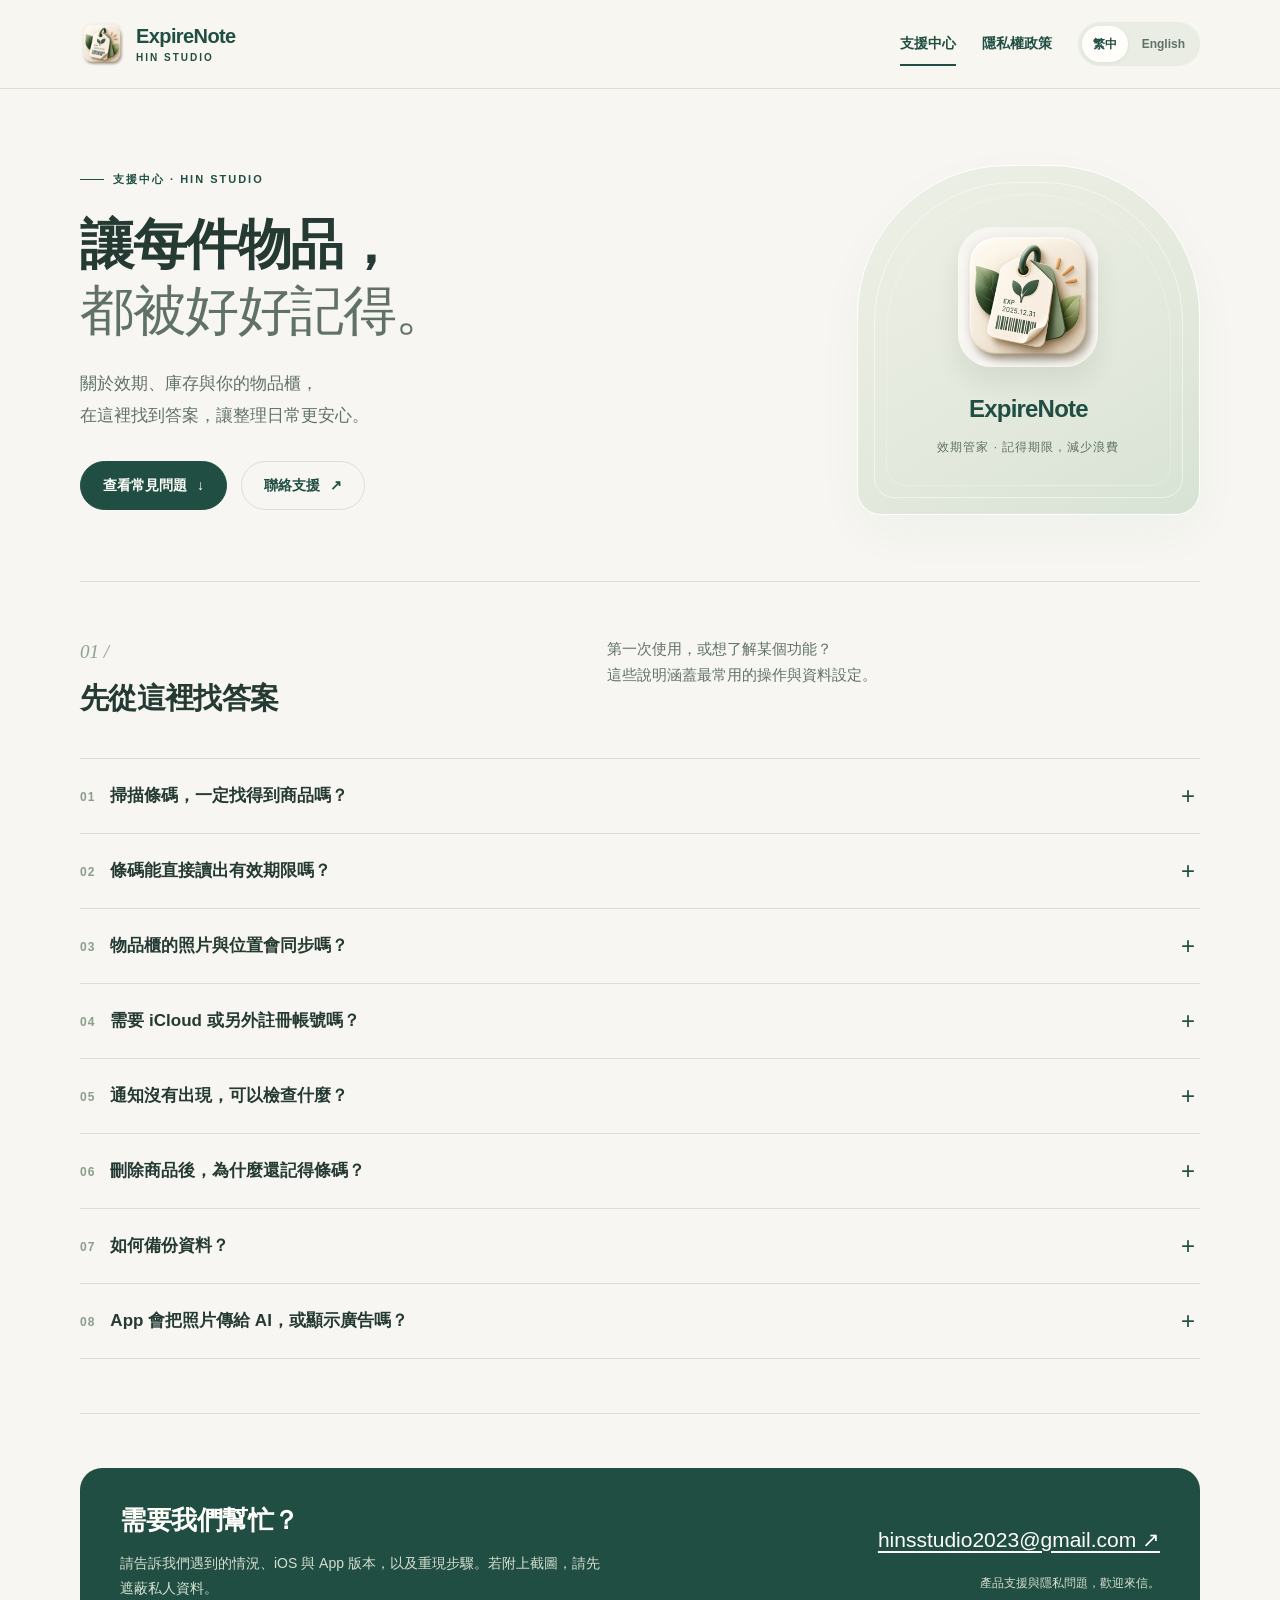
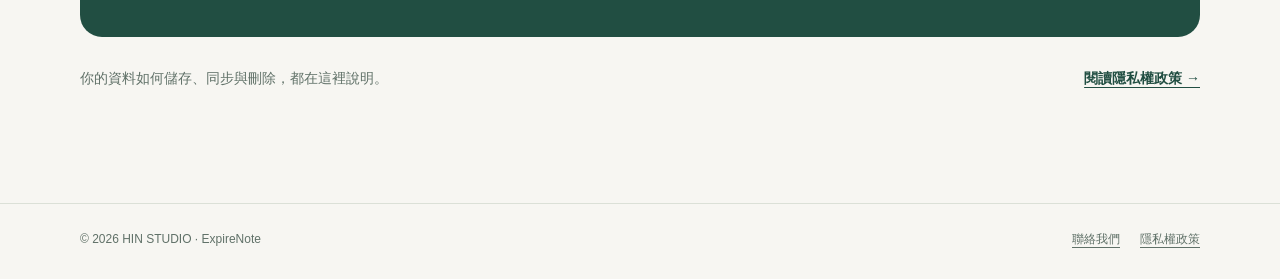
<file: index.html>
<!doctype html>
<html lang="zh-Hant">
<head>
  <meta charset="utf-8">
  <meta name="viewport" content="width=device-width, initial-scale=1">
  <meta name="description" content="ExpireNote 效期管家支援與隱私資訊。了解條碼查詢、有效期限、物品櫃與 iCloud 同步，或聯絡 HIN STUDIO。">
  <meta name="theme-color" content="#214e42">
  <meta name="color-scheme" content="light">
  <meta property="og:title" content="ExpireNote · 支援中心">
  <meta property="og:description" content="ExpireNote 效期管家支援與隱私資訊。了解條碼查詢、有效期限、物品櫃與 iCloud 同步，或聯絡 HIN STUDIO。">
  <meta property="og:type" content="website">
  <title>ExpireNote · 支援中心</title>
  <link rel="icon" type="image/png" href="brand-icon.png">
  <link rel="stylesheet" href="site.css">
  <script src="site.js" defer></script>
</head>
<body data-title-zh="ExpireNote · 支援中心" data-title-en="ExpireNote · Support">
<a class="skip-link" href="#content" data-zh="跳到主要內容" data-en="Skip to content">跳到主要內容</a>
<header class="topbar">
  <div class="wrap topbar-inner">
    <a class="brand" href="index.html" data-page-link="index.html" aria-label="ExpireNote">
      <img src="brand-icon.png" width="44" height="44" alt="">
      <span class="brand-name">ExpireNote<small>HIN STUDIO</small></span>
    </a>
    <div class="nav-area">
      <nav class="site-nav" aria-label="Main navigation">
        <a href="index.html" data-page-link="index.html" data-zh="支援中心" data-en="Support" aria-current="page">支援中心</a>
        <a href="privacy.html" data-page-link="privacy.html" data-zh="隱私權政策" data-en="Privacy">隱私權政策</a>
      </nav>
      <div class="language-switch" role="group" aria-label="Language / 語言">
        <button type="button" lang="zh-Hant" data-language="zh-Hant" aria-pressed="true">繁中</button>
        <button type="button" lang="en" data-language="en" aria-pressed="false">English</button>
      </div>
    </div>
  </div>
</header>
<noscript><div class="no-js-note">本頁同時提供繁體中文與英文。 Both languages are available below.</div></noscript>
<main id="content" tabindex="-1">
<section id="zh-Hant" class="wrap" data-locale="zh-Hant" lang="zh-Hant">
  <div class="hero">
    <div>
      <p class="eyebrow">支援中心 · HIN STUDIO</p>
      <h1>讓每件物品，<span>都被好好記得。</span></h1>
      <p class="lede">關於效期、庫存與你的物品櫃，<br>在這裡找到答案，讓整理日常更安心。</p>
      <div class="actions">
        <a class="button primary" href="#zh-Hant-faq">查看常見問題 <span aria-hidden="true">↓</span></a>
        <a class="button subtle" href="mailto:hinsstudio2023@gmail.com">聯絡支援 <span aria-hidden="true">↗</span></a>
      </div>
    </div>
    <div class="brand-panel">
      <img src="brand-icon.png" width="140" height="140" alt="ExpireNote app icon">
      <strong>ExpireNote</strong>
      <p>效期管家 · 記得期限，減少浪費</p>
    </div>
  </div>
  <section class="section" aria-labelledby="zh-Hant-faq" id="zh-Hant-questions">
    <div class="section-heading">
      <div><span class="section-index" aria-hidden="true">01 /</span><h2 id="zh-Hant-faq">先從這裡找答案</h2></div>
      <p>第一次使用，或想了解某個功能？<br>這些說明涵蓋最常用的操作與資料設定。</p>
    </div>
    <div class="faq"><details><summary><span><span class="faq-topic" aria-hidden="true">01</span>掃描條碼，一定找得到商品嗎？</span></summary><p>不一定。條碼辨識與商品資料查詢是兩個步驟；結果取決於已啟用資料庫是否收錄該商品。查不到時，可以拍攝包裝辨識文字或手動補齊。儲存時選擇記住條碼，之後便可在同一空間帶回你確認的資料。所有既有條碼文字資料來源仍可使用；本版不提供從商品資料庫匯入新圖片。可自行拍照或從相簿選取，已儲存的照片保留。</p></details><details><summary><span><span class="faq-topic" aria-hidden="true">02</span>條碼能直接讀出有效期限嗎？</span></summary><p>一般零售條碼不包含這件商品的批次有效期限。請核對包裝，使用拍照文字辨識或手動輸入日期；辨識結果也需要你確認。相同商品可保留不同日期的批次。</p></details><details><summary><span><span class="faq-topic" aria-hidden="true">03</span>物品櫃的照片與位置會同步嗎？</span></summary><p>櫃體選擇、排列位置、編輯用照片副本與去背展示圖目前保存在這部裝置，不透過 App 的 iCloud 同步。關聯的普通商品照片屬於庫存資料，啟用 iCloud 後可隨庫存同步。從物品櫃移除物品不會刪除商品。</p></details><details><summary><span><span class="faq-topic" aria-hidden="true">04</span>需要 iCloud 或另外註冊帳號嗎？</span></summary><p>不需要另外建立 App 帳號，核心庫存功能可以離線使用。你可選用 iCloud 保存個人庫存與一般商品照片；只有一部 iPhone 也能使用，開啟後需有可用的 Apple 帳號、網路和 iCloud 空間。這不是整個 App 的完整備份，物品櫃排列及去背圖等資料仍保存在本機。首版暫時隱藏家庭建立、邀請與分享管理等入口，既有空間與資料保留；個人空間不會自動分享。</p></details><details><summary><span><span class="faq-topic" aria-hidden="true">05</span>通知沒有出現，可以檢查什麼？</span></summary><p>請先到 App 的「我的」確認提醒已開啟，再檢查 iPhone 設定中的通知權限、專注模式與通知摘要。位置提醒另需對應定位權限。通知送達及小工具更新時間由 iOS 管理，無法保證在指定時刻立即顯示。</p></details><details><summary><span><span class="faq-topic" aria-hidden="true">06</span>刪除商品後，為什麼還記得條碼？</span></summary><p>本機條碼記憶與庫存分開保存。你可在「條碼商品資料 → 記住的商品資料」修改、刪除單筆，或清除目前空間的記憶。也可關閉「儲存時記住商品條碼」。</p></details><details><summary><span><span class="faq-topic" aria-hidden="true">07</span>如何備份資料？</span></summary><p>在「我的 → 資料管理」選擇 JSON 或 CSV 匯出。JSON 可包含庫存、商品照片與待同步異動；CSV 提供商品與批次欄位。物品櫃排列、條碼記憶、商店及購物清單不包含在庫存匯出中。請妥善保存匯出檔案。</p></details><details><summary><span><span class="faq-topic" aria-hidden="true">08</span>App 會把照片傳給 AI，或顯示廣告嗎？</span></summary><p>文字辨識與去背在裝置上處理，不傳送至外部 AI。若開啟 iCloud，普通商品照片會按照同步設定傳至 Apple。目前 1.0 正式版本設定關閉廣告；詳細資料處理方式請閱讀隱私權政策。</p></details></div>
  </section>
  <section class="section" aria-labelledby="zh-Hant-contact">
    <div class="contact">
      <div>
        <h2 id="zh-Hant-contact">需要我們幫忙？</h2>
        <p>請告訴我們遇到的情況、iOS 與 App 版本，以及重現步驟。若附上截圖，請先遮蔽私人資料。</p>
      </div>
      <div class="contact-action">
        <a href="mailto:hinsstudio2023@gmail.com">hinsstudio2023@gmail.com <span aria-hidden="true">↗</span></a>
        <small>產品支援與隱私問題，歡迎來信。</small>
      </div>
    </div>
    <div class="privacy-link">
      <span>你的資料如何儲存、同步與刪除，都在這裡說明。</span>
      <a href="privacy.html#zh-Hant" data-page-link="privacy.html">閱讀隱私權政策 <span aria-hidden="true">→</span></a>
    </div>
  </section>
</section>
<section id="en" class="wrap" data-locale="en" lang="en">
  <div class="hero">
    <div>
      <p class="eyebrow">SUPPORT CENTER · HIN STUDIO</p>
      <h1>A little clarity,<span>for everyday things.</span></h1>
      <p class="lede">Find help with dates, inventory and your cabinet.<br>Small answers that make everyday organization easier.</p>
      <div class="actions">
        <a class="button primary" href="#en-faq">Explore common questions <span aria-hidden="true">↓</span></a>
        <a class="button subtle" href="mailto:hinsstudio2023@gmail.com">Contact support <span aria-hidden="true">↗</span></a>
      </div>
    </div>
    <div class="brand-panel">
      <img src="brand-icon.png" width="140" height="140" alt="ExpireNote app icon">
      <strong>ExpireNote</strong>
      <p>Track dates. Keep things in mind.</p>
    </div>
  </div>
  <section class="section" aria-labelledby="en-faq" id="en-questions">
    <div class="section-heading">
      <div><span class="section-index" aria-hidden="true">01 /</span><h2 id="en-faq">A good place to start</h2></div>
      <p>New to ExpireNote, or wondering how a feature works?<br>Here are the essentials, including how your data is handled.</p>
    </div>
    <div class="faq"><details><summary><span><span class="faq-topic" aria-hidden="true">01</span>Will every barcode return product details?</span></summary><p>No. Reading a barcode and finding its product record are separate steps. Results depend on the enabled databases. If a product is missing, you can recognize text from its packaging or enter details manually. Remembering the barcode when saving lets the same space reuse the details you confirmed. All existing barcode text sources remain available. This release does not import new images from product databases; take your own photo or select one from your library. Previously saved photos are retained.</p></details><details><summary><span><span class="faq-topic" aria-hidden="true">02</span>Can a barcode provide the expiry date?</span></summary><p>An ordinary retail barcode does not contain the batch expiry date of the item in your hand. Check the packaging and use photo text recognition or manual entry. Recognized dates still need your confirmation. The same product can have separate batches with different dates.</p></details><details><summary><span><span class="faq-topic" aria-hidden="true">03</span>Are cabinet photos and positions synchronized?</span></summary><p>Cabinet choices, placement, editing image copies and background-removed display images currently stay in this device’s app storage and do not use app iCloud sync. An associated ordinary item photo belongs to inventory and can sync when iCloud is enabled. Removing an item from a cabinet does not delete the inventory item.</p></details><details><summary><span><span class="faq-topic" aria-hidden="true">04</span>Do I need iCloud or a separate account?</span></summary><p>No separate app account is required, and core inventory features work offline. You can use optional iCloud storage for personal inventory records and ordinary item photos with just one iPhone. It requires an available Apple Account, network and iCloud storage. This is not a full app backup: cabinet layouts, cutouts and other local records stay on the device. The first release hides household creation, invitations and sharing-management controls while preserving existing spaces and data. Your personal space is not automatically shared.</p></details><details><summary><span><span class="faq-topic" aria-hidden="true">05</span>What should I check if reminders do not appear?</span></summary><p>Check that reminders are enabled under My, then review notification permission, Focus and Scheduled Summary in iPhone Settings. Location reminders need their corresponding location permissions. iOS controls notification delivery and widget refresh timing, so exact delivery times are not guaranteed.</p></details><details><summary><span><span class="faq-topic" aria-hidden="true">06</span>Why is a barcode remembered after deleting an item?</span></summary><p>Remembered barcodes are stored separately from inventory. Under Barcode product data → Remembered product data, you can edit or delete entries, or clear the current space’s memory. You can also turn off remembering a barcode when saving.</p></details><details><summary><span><span class="faq-topic" aria-hidden="true">07</span>How can I back up my inventory?</span></summary><p>Under My → Data management, export JSON or CSV. JSON can include inventory, ordinary item photos and pending changes; CSV contains item and batch fields. Cabinet layouts, barcode memory, stores and shopping lists are not part of inventory exports. Keep exported files somewhere safe.</p></details><details><summary><span><span class="faq-topic" aria-hidden="true">08</span>Are photos sent to AI services, or are ads shown?</span></summary><p>Text recognition and background removal run on your device without an external AI service. If you enable iCloud, ordinary item photos follow your sync settings and are sent to Apple. Advertising is disabled in the current production configuration of version 1.0. See the privacy policy for full details.</p></details></div>
  </section>
  <section class="section" aria-labelledby="en-contact">
    <div class="contact">
      <div>
        <h2 id="en-contact">Need a hand?</h2>
        <p>Tell us what happened, your iOS and app versions, and the steps to reproduce it. Please hide private information in screenshots.</p>
      </div>
      <div class="contact-action">
        <a href="mailto:hinsstudio2023@gmail.com">hinsstudio2023@gmail.com <span aria-hidden="true">↗</span></a>
        <small>For product support and privacy questions.</small>
      </div>
    </div>
    <div class="privacy-link">
      <span>Understand how your data is stored, synced and deleted.</span>
      <a href="privacy.html#en" data-page-link="privacy.html">Read the privacy policy <span aria-hidden="true">→</span></a>
    </div>
  </section>
</section></main>
<footer class="site-footer">
  <div class="wrap footer-inner">
    <span>© 2026 HIN STUDIO · ExpireNote</span>
    <div class="footer-links">
      <a href="mailto:hinsstudio2023@gmail.com" data-zh="聯絡我們" data-en="Contact">聯絡我們</a>
      <a href="privacy.html" data-page-link="privacy.html" data-zh="隱私權政策" data-en="Privacy Policy">隱私權政策</a>
    </div>
  </div>
</footer>
</body>
</html>
</file>
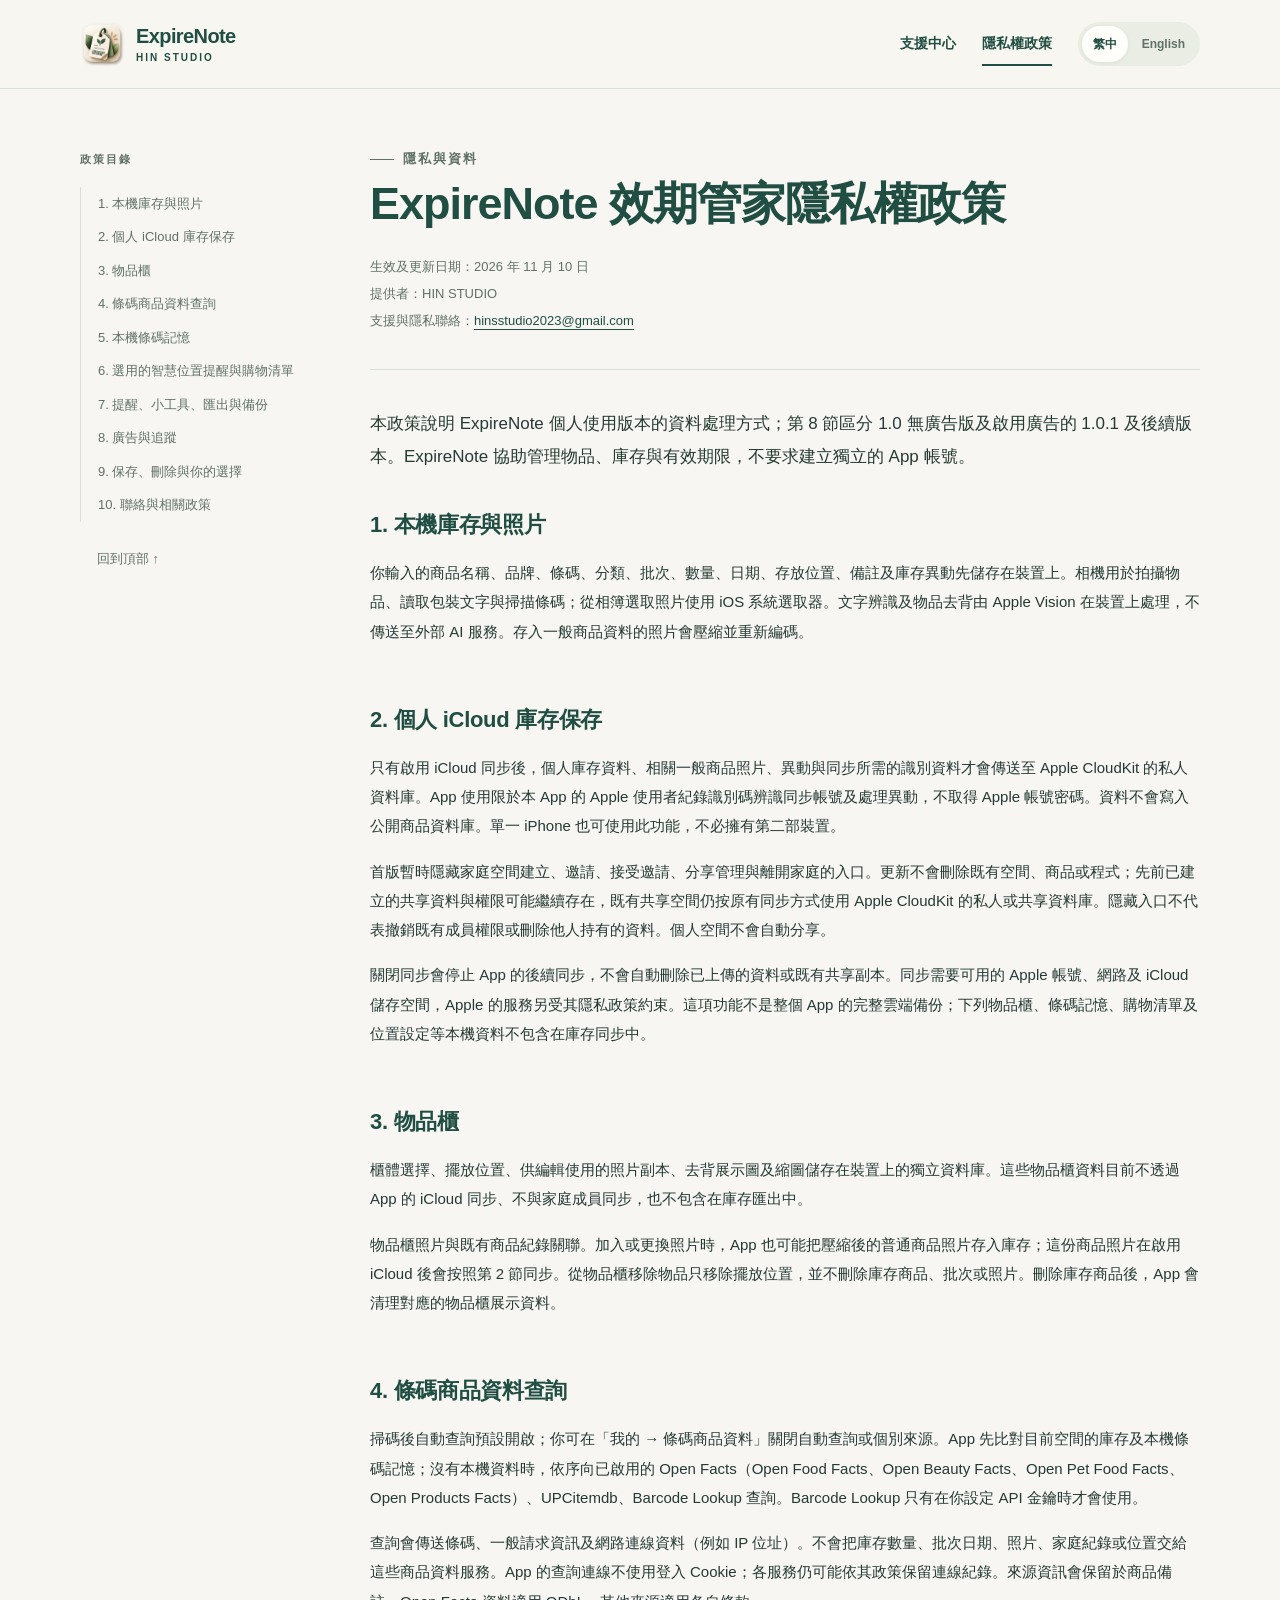
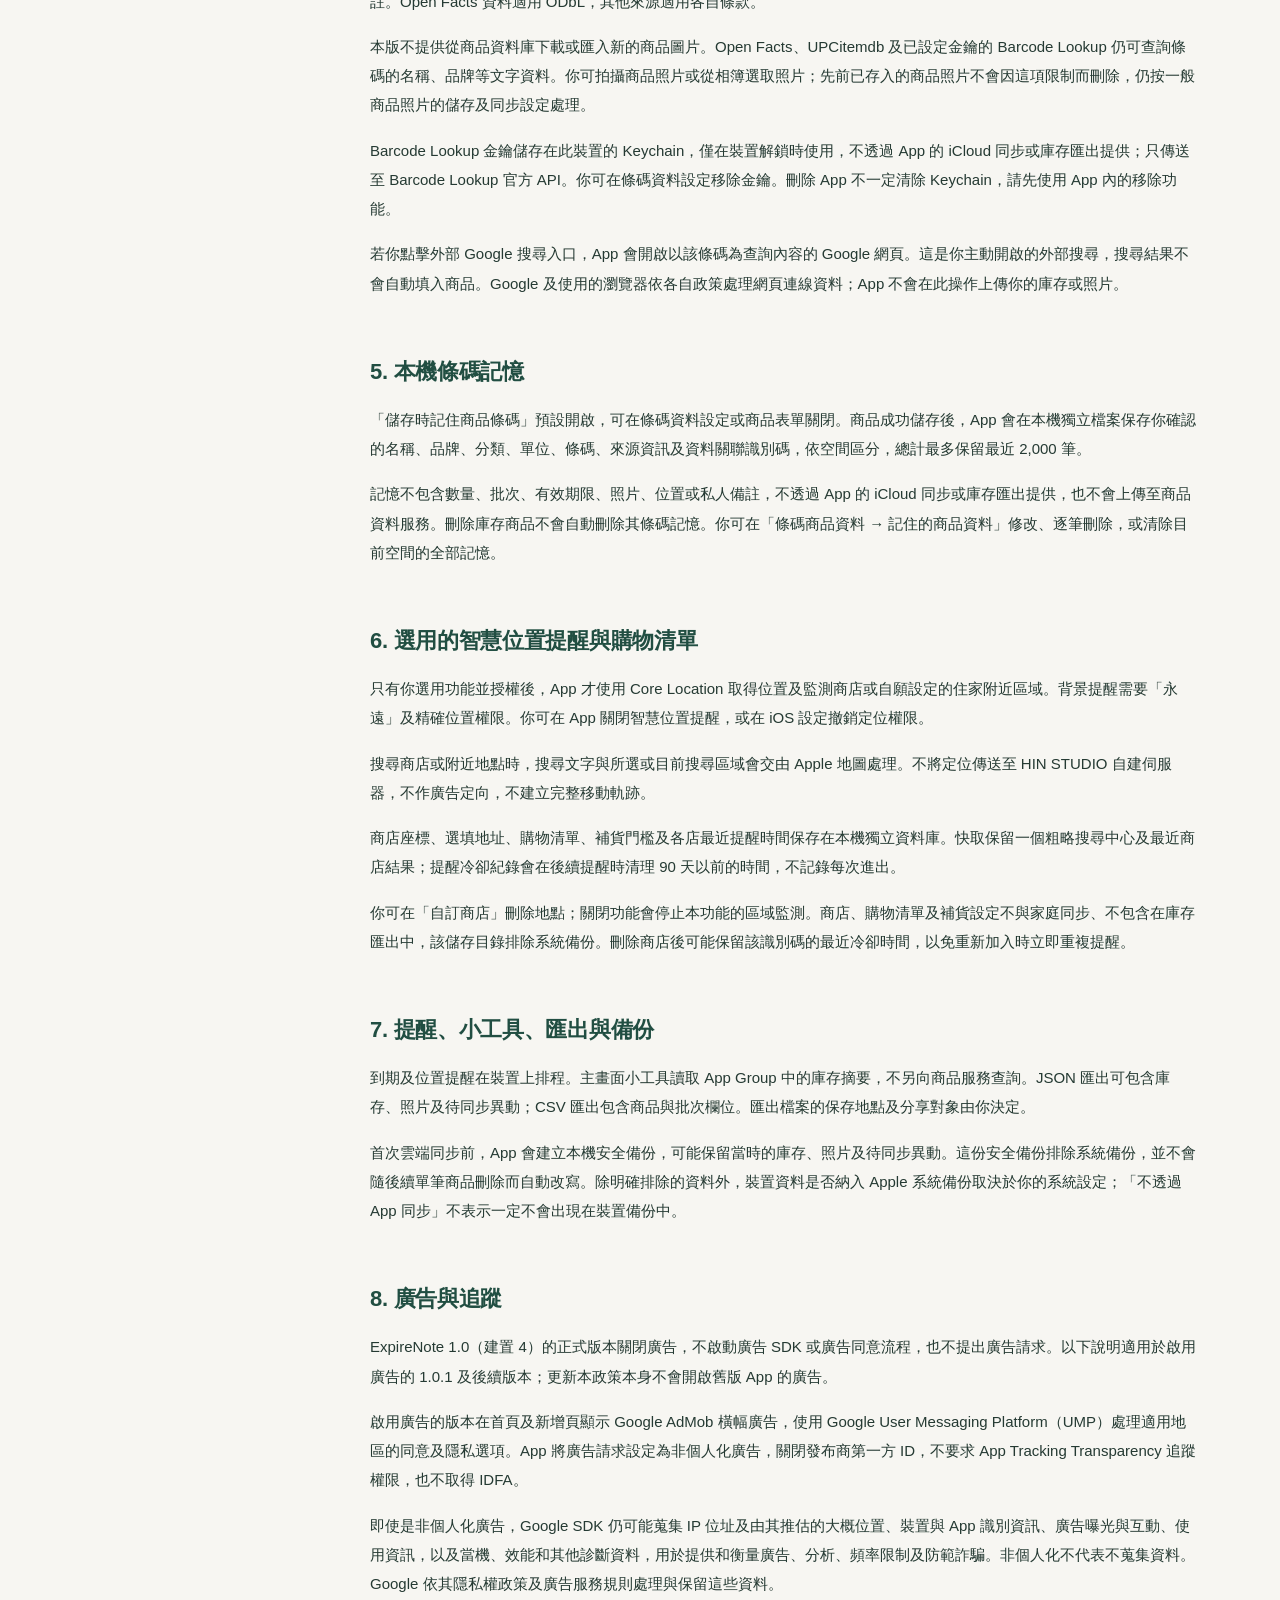
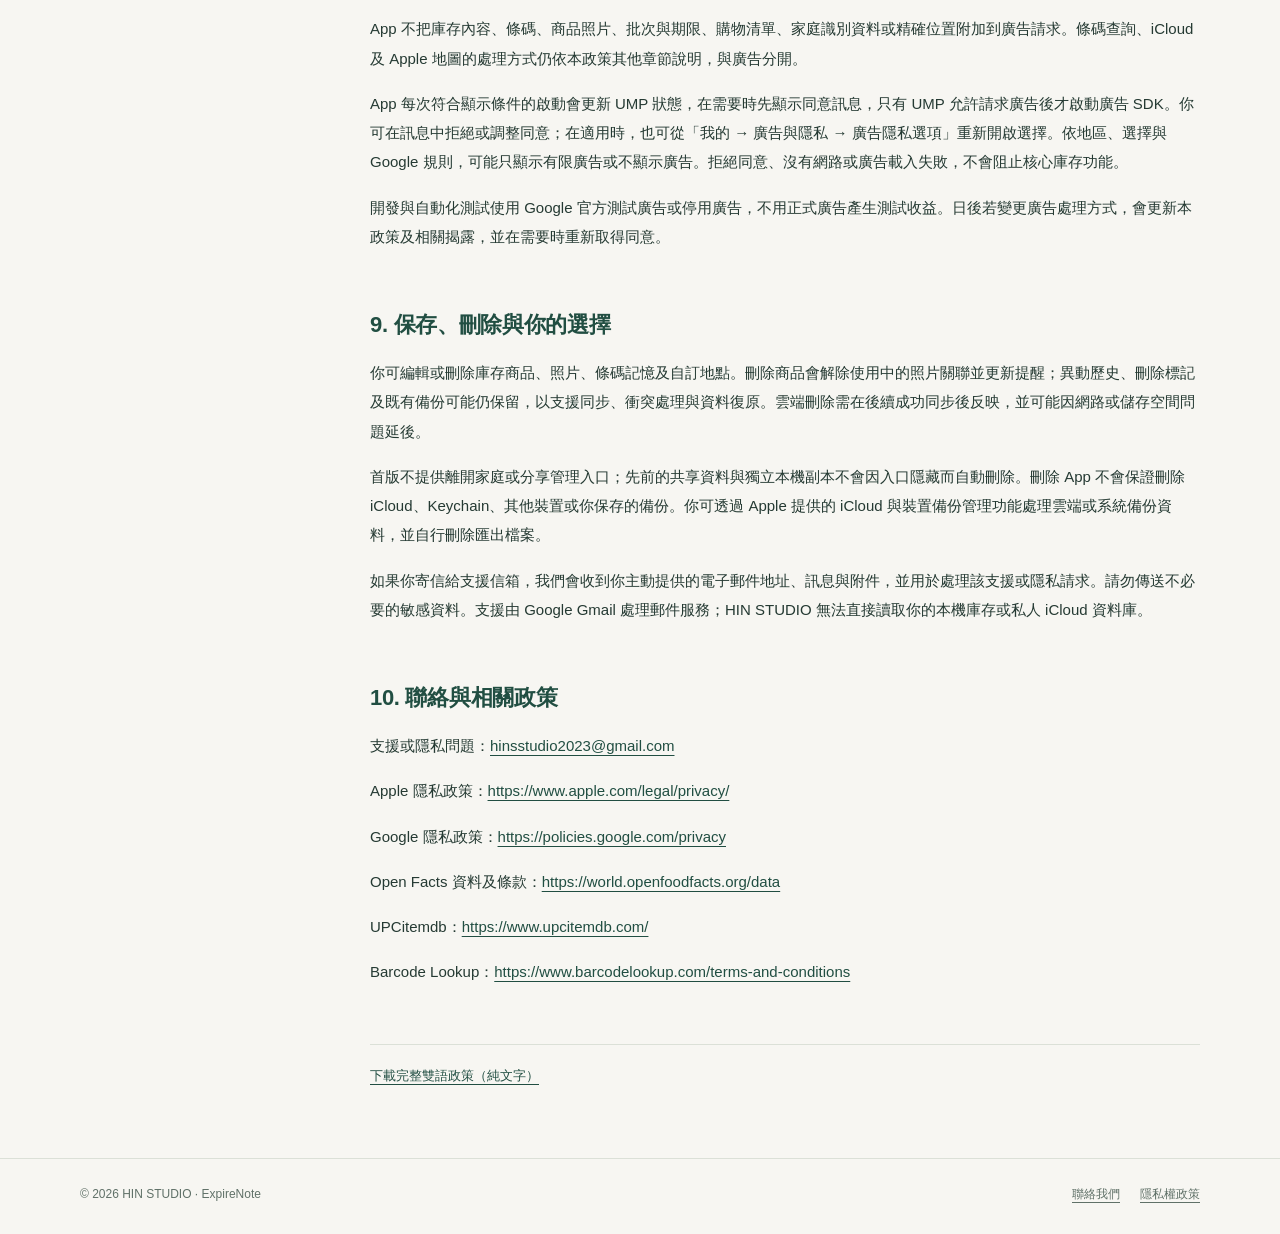
<file: privacy.html>
<!doctype html>
<html lang="zh-Hant">
<head>
  <meta charset="utf-8">
  <meta name="viewport" content="width=device-width, initial-scale=1">
  <meta name="description" content="ExpireNote 效期管家支援與隱私資訊。了解條碼查詢、有效期限、物品櫃與 iCloud 同步，或聯絡 HIN STUDIO。">
  <meta name="theme-color" content="#214e42">
  <meta name="color-scheme" content="light">
  <meta property="og:title" content="ExpireNote · 隱私權政策">
  <meta property="og:description" content="ExpireNote 效期管家支援與隱私資訊。了解條碼查詢、有效期限、物品櫃與 iCloud 同步，或聯絡 HIN STUDIO。">
  <meta property="og:type" content="website">
  <title>ExpireNote · 隱私權政策</title>
  <link rel="icon" type="image/png" href="brand-icon.png">
  <link rel="stylesheet" href="site.css">
  <script src="site.js" defer></script>
</head>
<body data-title-zh="ExpireNote · 隱私權政策" data-title-en="ExpireNote · Privacy Policy">
<a class="skip-link" href="#content" data-zh="跳到主要內容" data-en="Skip to content">跳到主要內容</a>
<header class="topbar">
  <div class="wrap topbar-inner">
    <a class="brand" href="index.html" data-page-link="index.html" aria-label="ExpireNote">
      <img src="brand-icon.png" width="44" height="44" alt="">
      <span class="brand-name">ExpireNote<small>HIN STUDIO</small></span>
    </a>
    <div class="nav-area">
      <nav class="site-nav" aria-label="Main navigation">
        <a href="index.html" data-page-link="index.html" data-zh="支援中心" data-en="Support">支援中心</a>
        <a href="privacy.html" data-page-link="privacy.html" data-zh="隱私權政策" data-en="Privacy" aria-current="page">隱私權政策</a>
      </nav>
      <div class="language-switch" role="group" aria-label="Language / 語言">
        <button type="button" lang="zh-Hant" data-language="zh-Hant" aria-pressed="true">繁中</button>
        <button type="button" lang="en" data-language="en" aria-pressed="false">English</button>
      </div>
    </div>
  </div>
</header>
<noscript><div class="no-js-note">本頁同時提供繁體中文與英文。 Both languages are available below.</div></noscript>
<main id="content" tabindex="-1"><section id="zh-Hant" class="wrap policy-layout" data-locale="zh-Hant" lang="zh-Hant">
<aside class="policy-nav"><nav aria-label="政策目錄"><strong>政策目錄</strong><ol><li><a href="#zh-Hant-1">1. 本機庫存與照片</a></li><li><a href="#zh-Hant-2">2. 個人 iCloud 庫存保存</a></li><li><a href="#zh-Hant-3">3. 物品櫃</a></li><li><a href="#zh-Hant-4">4. 條碼商品資料查詢</a></li><li><a href="#zh-Hant-5">5. 本機條碼記憶</a></li><li><a href="#zh-Hant-6">6. 選用的智慧位置提醒與購物清單</a></li><li><a href="#zh-Hant-7">7. 提醒、小工具、匯出與備份</a></li><li><a href="#zh-Hant-8">8. 廣告與追蹤</a></li><li><a href="#zh-Hant-9">9. 保存、刪除與你的選擇</a></li><li><a href="#zh-Hant-10">10. 聯絡與相關政策</a></li></ol></nav><a class="top-link" href="#zh-Hant">回到頂部 ↑</a></aside>
<article>
<header class="policy-head"><p class="eyebrow">隱私與資料</p><h1>ExpireNote 效期管家隱私權政策</h1><p>生效及更新日期：2026 年 11 月 10 日</p>
<p>提供者：HIN STUDIO</p>
<p>支援與隱私聯絡：<a href="mailto:hinsstudio2023@gmail.com">hinsstudio2023@gmail.com</a></p></header>
<p class="policy-intro">本政策說明 ExpireNote 個人使用版本的資料處理方式；第 8 節區分 1.0 無廣告版及啟用廣告的 1.0.1 及後續版本。ExpireNote 協助管理物品、庫存與有效期限，不要求建立獨立的 App 帳號。</p>
<section class="policy-section" aria-labelledby="zh-Hant-1"><h2 id="zh-Hant-1">1. 本機庫存與照片</h2><p>你輸入的商品名稱、品牌、條碼、分類、批次、數量、日期、存放位置、備註及庫存異動先儲存在裝置上。相機用於拍攝物品、讀取包裝文字與掃描條碼；從相簿選取照片使用 iOS 系統選取器。文字辨識及物品去背由 Apple Vision 在裝置上處理，不傳送至外部 AI 服務。存入一般商品資料的照片會壓縮並重新編碼。</p></section>
<section class="policy-section" aria-labelledby="zh-Hant-2"><h2 id="zh-Hant-2">2. 個人 iCloud 庫存保存</h2><p>只有啟用 iCloud 同步後，個人庫存資料、相關一般商品照片、異動與同步所需的識別資料才會傳送至 Apple CloudKit 的私人資料庫。App 使用限於本 App 的 Apple 使用者紀錄識別碼辨識同步帳號及處理異動，不取得 Apple 帳號密碼。資料不會寫入公開商品資料庫。單一 iPhone 也可使用此功能，不必擁有第二部裝置。</p>
<p>首版暫時隱藏家庭空間建立、邀請、接受邀請、分享管理與離開家庭的入口。更新不會刪除既有空間、商品或程式；先前已建立的共享資料與權限可能繼續存在，既有共享空間仍按原有同步方式使用 Apple CloudKit 的私人或共享資料庫。隱藏入口不代表撤銷既有成員權限或刪除他人持有的資料。個人空間不會自動分享。</p>
<p>關閉同步會停止 App 的後續同步，不會自動刪除已上傳的資料或既有共享副本。同步需要可用的 Apple 帳號、網路及 iCloud 儲存空間，Apple 的服務另受其隱私政策約束。這項功能不是整個 App 的完整雲端備份；下列物品櫃、條碼記憶、購物清單及位置設定等本機資料不包含在庫存同步中。</p></section>
<section class="policy-section" aria-labelledby="zh-Hant-3"><h2 id="zh-Hant-3">3. 物品櫃</h2><p>櫃體選擇、擺放位置、供編輯使用的照片副本、去背展示圖及縮圖儲存在裝置上的獨立資料庫。這些物品櫃資料目前不透過 App 的 iCloud 同步、不與家庭成員同步，也不包含在庫存匯出中。</p>
<p>物品櫃照片與既有商品紀錄關聯。加入或更換照片時，App 也可能把壓縮後的普通商品照片存入庫存；這份商品照片在啟用 iCloud 後會按照第 2 節同步。從物品櫃移除物品只移除擺放位置，並不刪除庫存商品、批次或照片。刪除庫存商品後，App 會清理對應的物品櫃展示資料。</p></section>
<section class="policy-section" aria-labelledby="zh-Hant-4"><h2 id="zh-Hant-4">4. 條碼商品資料查詢</h2><p>掃碼後自動查詢預設開啟；你可在「我的 → 條碼商品資料」關閉自動查詢或個別來源。App 先比對目前空間的庫存及本機條碼記憶；沒有本機資料時，依序向已啟用的 Open Facts（Open Food Facts、Open Beauty Facts、Open Pet Food Facts、Open Products Facts）、UPCitemdb、Barcode Lookup 查詢。Barcode Lookup 只有在你設定 API 金鑰時才會使用。</p>
<p>查詢會傳送條碼、一般請求資訊及網路連線資料（例如 IP 位址）。不會把庫存數量、批次日期、照片、家庭紀錄或位置交給這些商品資料服務。App 的查詢連線不使用登入 Cookie；各服務仍可能依其政策保留連線紀錄。來源資訊會保留於商品備註。Open Facts 資料適用 ODbL，其他來源適用各自條款。</p>
<p>本版不提供從商品資料庫下載或匯入新的商品圖片。Open Facts、UPCitemdb 及已設定金鑰的 Barcode Lookup 仍可查詢條碼的名稱、品牌等文字資料。你可拍攝商品照片或從相簿選取照片；先前已存入的商品照片不會因這項限制而刪除，仍按一般商品照片的儲存及同步設定處理。</p>
<p>Barcode Lookup 金鑰儲存在此裝置的 Keychain，僅在裝置解鎖時使用，不透過 App 的 iCloud 同步或庫存匯出提供；只傳送至 Barcode Lookup 官方 API。你可在條碼資料設定移除金鑰。刪除 App 不一定清除 Keychain，請先使用 App 內的移除功能。</p>
<p>若你點擊外部 Google 搜尋入口，App 會開啟以該條碼為查詢內容的 Google 網頁。這是你主動開啟的外部搜尋，搜尋結果不會自動填入商品。Google 及使用的瀏覽器依各自政策處理網頁連線資料；App 不會在此操作上傳你的庫存或照片。</p></section>
<section class="policy-section" aria-labelledby="zh-Hant-5"><h2 id="zh-Hant-5">5. 本機條碼記憶</h2><p>「儲存時記住商品條碼」預設開啟，可在條碼資料設定或商品表單關閉。商品成功儲存後，App 會在本機獨立檔案保存你確認的名稱、品牌、分類、單位、條碼、來源資訊及資料關聯識別碼，依空間區分，總計最多保留最近 2,000 筆。</p>
<p>記憶不包含數量、批次、有效期限、照片、位置或私人備註，不透過 App 的 iCloud 同步或庫存匯出提供，也不會上傳至商品資料服務。刪除庫存商品不會自動刪除其條碼記憶。你可在「條碼商品資料 → 記住的商品資料」修改、逐筆刪除，或清除目前空間的全部記憶。</p></section>
<section class="policy-section" aria-labelledby="zh-Hant-6"><h2 id="zh-Hant-6">6. 選用的智慧位置提醒與購物清單</h2><p>只有你選用功能並授權後，App 才使用 Core Location 取得位置及監測商店或自願設定的住家附近區域。背景提醒需要「永遠」及精確位置權限。你可在 App 關閉智慧位置提醒，或在 iOS 設定撤銷定位權限。</p>
<p>搜尋商店或附近地點時，搜尋文字與所選或目前搜尋區域會交由 Apple 地圖處理。不將定位傳送至 HIN STUDIO 自建伺服器，不作廣告定向，不建立完整移動軌跡。</p>
<p>商店座標、選填地址、購物清單、補貨門檻及各店最近提醒時間保存在本機獨立資料庫。快取保留一個粗略搜尋中心及最近商店結果；提醒冷卻紀錄會在後續提醒時清理 90 天以前的時間，不記錄每次進出。</p>
<p>你可在「自訂商店」刪除地點；關閉功能會停止本功能的區域監測。商店、購物清單及補貨設定不與家庭同步、不包含在庫存匯出中，該儲存目錄排除系統備份。刪除商店後可能保留該識別碼的最近冷卻時間，以免重新加入時立即重複提醒。</p></section>
<section class="policy-section" aria-labelledby="zh-Hant-7"><h2 id="zh-Hant-7">7. 提醒、小工具、匯出與備份</h2><p>到期及位置提醒在裝置上排程。主畫面小工具讀取 App Group 中的庫存摘要，不另向商品服務查詢。JSON 匯出可包含庫存、照片及待同步異動；CSV 匯出包含商品與批次欄位。匯出檔案的保存地點及分享對象由你決定。</p>
<p>首次雲端同步前，App 會建立本機安全備份，可能保留當時的庫存、照片及待同步異動。這份安全備份排除系統備份，並不會隨後續單筆商品刪除而自動改寫。除明確排除的資料外，裝置資料是否納入 Apple 系統備份取決於你的系統設定；「不透過 App 同步」不表示一定不會出現在裝置備份中。</p></section>
<section class="policy-section" aria-labelledby="zh-Hant-8"><h2 id="zh-Hant-8">8. 廣告與追蹤</h2><p>ExpireNote 1.0（建置 4）的正式版本關閉廣告，不啟動廣告 SDK 或廣告同意流程，也不提出廣告請求。以下說明適用於啟用廣告的 1.0.1 及後續版本；更新本政策本身不會開啟舊版 App 的廣告。</p>
<p>啟用廣告的版本在首頁及新增頁顯示 Google AdMob 橫幅廣告，使用 Google User Messaging Platform（UMP）處理適用地區的同意及隱私選項。App 將廣告請求設定為非個人化廣告，關閉發布商第一方 ID，不要求 App Tracking Transparency 追蹤權限，也不取得 IDFA。</p>
<p>即使是非個人化廣告，Google SDK 仍可能蒐集 IP 位址及由其推估的大概位置、裝置與 App 識別資訊、廣告曝光與互動、使用資訊，以及當機、效能和其他診斷資料，用於提供和衡量廣告、分析、頻率限制及防範詐騙。非個人化不代表不蒐集資料。Google 依其隱私權政策及廣告服務規則處理與保留這些資料。</p>
<p>App 不把庫存內容、條碼、商品照片、批次與期限、購物清單、家庭識別資料或精確位置附加到廣告請求。條碼查詢、iCloud 及 Apple 地圖的處理方式仍依本政策其他章節說明，與廣告分開。</p>
<p>App 每次符合顯示條件的啟動會更新 UMP 狀態，在需要時先顯示同意訊息，只有 UMP 允許請求廣告後才啟動廣告 SDK。你可在訊息中拒絕或調整同意；在適用時，也可從「我的 → 廣告與隱私 → 廣告隱私選項」重新開啟選擇。依地區、選擇與 Google 規則，可能只顯示有限廣告或不顯示廣告。拒絕同意、沒有網路或廣告載入失敗，不會阻止核心庫存功能。</p>
<p>開發與自動化測試使用 Google 官方測試廣告或停用廣告，不用正式廣告產生測試收益。日後若變更廣告處理方式，會更新本政策及相關揭露，並在需要時重新取得同意。</p></section>
<section class="policy-section" aria-labelledby="zh-Hant-9"><h2 id="zh-Hant-9">9. 保存、刪除與你的選擇</h2><p>你可編輯或刪除庫存商品、照片、條碼記憶及自訂地點。刪除商品會解除使用中的照片關聯並更新提醒；異動歷史、刪除標記及既有備份可能仍保留，以支援同步、衝突處理與資料復原。雲端刪除需在後續成功同步後反映，並可能因網路或儲存空間問題延後。</p>
<p>首版不提供離開家庭或分享管理入口；先前的共享資料與獨立本機副本不會因入口隱藏而自動刪除。刪除 App 不會保證刪除 iCloud、Keychain、其他裝置或你保存的備份。你可透過 Apple 提供的 iCloud 與裝置備份管理功能處理雲端或系統備份資料，並自行刪除匯出檔案。</p>
<p>如果你寄信給支援信箱，我們會收到你主動提供的電子郵件地址、訊息與附件，並用於處理該支援或隱私請求。請勿傳送不必要的敏感資料。支援由 Google Gmail 處理郵件服務；HIN STUDIO 無法直接讀取你的本機庫存或私人 iCloud 資料庫。</p></section>
<section class="policy-section" aria-labelledby="zh-Hant-10"><h2 id="zh-Hant-10">10. 聯絡與相關政策</h2><p>支援或隱私問題：<a href="mailto:hinsstudio2023@gmail.com">hinsstudio2023@gmail.com</a></p>
<p>Apple 隱私政策：<a href="https://www.apple.com/legal/privacy/">https://www.apple.com/legal/privacy/</a></p>
<p>Google 隱私政策：<a href="https://policies.google.com/privacy">https://policies.google.com/privacy</a></p>
<p>Open Facts 資料及條款：<a href="https://world.openfoodfacts.org/data">https://world.openfoodfacts.org/data</a></p>
<p>UPCitemdb：<a href="https://www.upcitemdb.com/">https://www.upcitemdb.com/</a></p>
<p>Barcode Lookup：<a href="https://www.barcodelookup.com/terms-and-conditions">https://www.barcodelookup.com/terms-and-conditions</a></p></section>
<p class="download-policy"><a href="privacy-policy.txt" download>下載完整雙語政策（純文字）</a></p>
</article></section>
<section id="en" class="wrap policy-layout" data-locale="en" lang="en">
<aside class="policy-nav"><nav aria-label="Policy contents"><strong>IN THIS POLICY</strong><ol><li><a href="#en-1">1. Local inventory and photos</a></li><li><a href="#en-2">2. Personal iCloud inventory storage</a></li><li><a href="#en-3">3. My Cabinet</a></li><li><a href="#en-4">4. Barcode product lookup</a></li><li><a href="#en-5">5. Locally remembered barcodes</a></li><li><a href="#en-6">6. Optional location reminders and shopping lists</a></li><li><a href="#en-7">7. Reminders, widgets, exports and backups</a></li><li><a href="#en-8">8. Advertising and tracking</a></li><li><a href="#en-9">9. Retention, deletion and your choices</a></li><li><a href="#en-10">10. Contact and related policies</a></li></ol></nav><a class="top-link" href="#en">Back to top ↑</a></aside>
<article>
<header class="policy-head"><p class="eyebrow">PRIVACY & DATA</p><h1>ExpireNote Privacy Policy</h1><p>Effective and last updated: November 10, 2026</p>
<p>Provider: HIN STUDIO</p>
<p>Support and privacy contact: <a href="mailto:hinsstudio2023@gmail.com">hinsstudio2023@gmail.com</a></p></header>
<p class="policy-intro">This policy describes the data practices of personal-use releases of ExpireNote. Section 8 distinguishes the ad-free 1.0 release from advertising-enabled releases of 1.0.1 and later. ExpireNote helps you manage household items, stock and expiry dates. It does not require a separate app account.</p>
<section class="policy-section" aria-labelledby="en-1"><h2 id="en-1">1. Local inventory and photos</h2><p>Item names, brands, barcodes, categories, batches, quantities, dates, storage locations, notes and inventory changes are initially stored on your device. The camera is used for item photos, package text and barcode scanning. Photo-library selection uses the iOS system picker. Text recognition and foreground removal use Apple Vision on your device, without sending photos to an external AI service. Photos saved in the ordinary inventory are compressed and re-encoded.</p></section>
<section class="policy-section" aria-labelledby="en-2"><h2 id="en-2">2. Personal iCloud inventory storage</h2><p>Only after you enable iCloud sync does the app send personal inventory records, associated ordinary item photos, changes and identifiers needed for synchronization to Apple&#x27;s private CloudKit database. The app uses an app-scoped Apple user record identifier to distinguish the sync account and process changes; it does not receive your Apple Account password. Your inventory is not written to a public product database. This feature can be used with one iPhone and does not require a second device.</p>
<p>The first release hides the entry points for creating household spaces, sending or accepting invitations, managing sharing and leaving a household. Updating does not delete existing spaces, records or the sharing implementation. Previously established sharing records and permissions may remain; existing shared spaces continue their existing synchronization behavior through Apple&#x27;s private or shared CloudKit databases. Hiding entry points does not revoke previous members&#x27; access or erase copies they hold. Your personal space is not automatically shared.</p>
<p>Turning sync off stops subsequent app synchronization; it does not automatically delete uploaded records or existing shared copies. Sync requires an available Apple Account, network connection and iCloud storage. Apple&#x27;s services are also governed by its privacy policy. This is not a full app cloud backup: local cabinet data, remembered barcodes, shopping lists and location settings described below are not included in inventory sync.</p></section>
<section class="policy-section" aria-labelledby="en-3"><h2 id="en-3">3. My Cabinet</h2><p>Cabinet selection, item placement, an image copy for editing, background-removed display images and thumbnails are stored in a separate local database. These cabinet records are currently not synchronized through the app&#x27;s iCloud feature, shared with household members or included in inventory exports.</p>
<p>Cabinet images are associated with existing inventory items. Adding or replacing a cabinet image may also save a compressed ordinary item photo to inventory; that ordinary photo follows the iCloud behavior in section 2. Removing an item from a cabinet removes its placement, not its inventory record, batches or photos. Deleting the inventory item causes the app to clean up its associated cabinet display records.</p></section>
<section class="policy-section" aria-labelledby="en-4"><h2 id="en-4">4. Barcode product lookup</h2><p>Automatic lookup after scanning is enabled by default. You can turn it or individual sources off under My → Barcode product data. The app first checks the current space&#x27;s inventory and locally remembered barcodes. If no local information is available, it queries enabled Open Facts sources (Open Food Facts, Open Beauty Facts, Open Pet Food Facts and Open Products Facts), UPCitemdb and Barcode Lookup in sequence. Barcode Lookup is used only if you configure an API key.</p>
<p>Requests contain the barcode, ordinary request information and network connection data such as your IP address. The app does not send inventory quantities, batch dates, photos, household records or location to these product services. Its lookup connections do not use login cookies; service providers may retain connection records under their own policies. Source attribution is retained in item notes. Open Facts data is subject to ODbL; other providers have their own terms.</p>
<p>This release does not download or import new product images from product databases. Open Facts, UPCitemdb and Barcode Lookup with a configured API key remain available for barcode text details such as names and brands. You can take your own product photos or select them from your photo library. Previously saved product photos are not deleted by this restriction and continue to follow the ordinary item-photo storage and synchronization settings.</p>
<p>Your Barcode Lookup key is stored in this device&#x27;s Keychain and can be used only while the device is unlocked. It is not included in the app&#x27;s iCloud synchronization or inventory exports and is sent only to the official Barcode Lookup API. You can remove it in barcode settings. Deleting the app does not necessarily remove Keychain entries; use the in-app removal control first.</p>
<p>If you choose the external Google search link, the app opens a Google web search for that barcode. This is a search you initiate; results are not automatically applied to an item. Google and your browser handle web connection information under their respective policies. The app does not upload your inventory or photos for this action.</p></section>
<section class="policy-section" aria-labelledby="en-5"><h2 id="en-5">5. Locally remembered barcodes</h2><p>Remembering a product barcode when saving is enabled by default and can be disabled in barcode settings or the item form. After a successful item save, a separate local file retains your confirmed name, brand, category, unit, barcode, attribution and record-association identifiers. Records are separated by space, with a total limit of the most recent 2,000 entries.</p>
<p>This memory excludes quantities, batches, expiry dates, photos, location and private notes. It is not included in the app&#x27;s iCloud synchronization or inventory exports and is not uploaded to product services. Deleting an inventory item does not automatically delete its remembered barcode. Under Barcode product data → Remembered product data, you can edit entries, delete individual entries or clear all entries for the current space.</p></section>
<section class="policy-section" aria-labelledby="en-6"><h2 id="en-6">6. Optional location reminders and shopping lists</h2><p>The app uses Core Location to obtain location and monitor regions near stores or an optional home location only after you choose the feature and grant permission. Background reminders require Always and Precise Location permissions. You can turn smart location reminders off in the app or revoke location permission in iOS Settings.</p>
<p>Store or nearby-place searches send the search text and selected or current search region to Apple Maps. Location is not sent to a HIN STUDIO server, used for ad targeting or recorded as a complete movement history.</p>
<p>Store coordinates, optional addresses, shopping lists, replenishment thresholds and the latest reminder time for each store are held in a separate local database. A cache retains one coarse search center and recent store results. Reminder cooldown records older than 90 days are cleaned during subsequent reminder processing; the app does not record every region entry or exit.</p>
<p>You can delete places under Custom stores. Turning the feature off stops its region monitoring. Store, shopping-list and replenishment data are not household-synchronized or included in inventory exports; their storage directory is excluded from system backup. Deleting a store may retain its last cooldown timestamp to prevent an immediate repeated reminder if the same place is added again.</p></section>
<section class="policy-section" aria-labelledby="en-7"><h2 id="en-7">7. Reminders, widgets, exports and backups</h2><p>Expiry and location notifications are scheduled on the device. The Home Screen widget reads an inventory summary through the app&#x27;s shared App Group and does not independently query product services. JSON exports can include inventory, photos and pending synchronization changes; CSV exports contain item and batch fields. You choose where exported files are saved and whom to share them with.</p>
<p>Before the first cloud synchronization, the app creates a local safety backup that may retain the inventory, photos and pending changes present at that time. That backup is excluded from system backup and is not rewritten when individual items are subsequently deleted. Except for explicitly excluded data, inclusion in Apple&#x27;s device backups depends on your system settings. Data not synchronized by the app may still appear in a device backup.</p></section>
<section class="policy-section" aria-labelledby="en-8"><h2 id="en-8">8. Advertising and tracking</h2><p>The production release of ExpireNote 1.0 (build 4) has advertising disabled: it does not start the advertising SDK or consent flow or make advertising requests. The following applies to advertising-enabled releases of version 1.0.1 and later. Updating this policy alone does not enable advertisements in an older app.</p>
<p>Advertising-enabled releases display Google AdMob banners on Home and Add. Google User Messaging Platform (UMP) manages applicable regional consent and privacy choices. The app configures requests for non-personalized ads, disables the publisher first-party ID, does not request App Tracking Transparency permission and does not obtain the IDFA.</p>
<p>Non-personalized ads can still involve data collection by Google SDKs, including IP addresses and approximate location inferred from them, device and app identifiers, ad impressions and interactions, usage information, and crash, performance and other diagnostic data. Google uses these data to serve and measure advertising, perform analytics, limit frequency and prevent fraud. Non-personalized does not mean no data collection. Google processes and retains these data under its privacy policy and advertising service rules.</p>
<p>The app does not attach inventory content, barcodes, product photos, batches or expiry dates, shopping lists, household identifiers or precise location to ad requests. The separate processing involved in catalog lookup, iCloud and Apple Maps remains described in the other sections of this policy.</p>
<p>On each eligible launch, the app updates UMP status and presents a consent message when required. The advertising SDK starts only after UMP permits ad requests. You can refuse or manage consent in that message and, where applicable, reopen your choices under My → Ads &amp; privacy → Advertising privacy choices. Depending on your region, choices and Google's rules, limited ads or no ads may be served. Refusing consent, being offline or an ad-load failure does not block core inventory features.</p>
<p>Development and automated tests use Google's official test ads or disable advertising; they do not generate test revenue from production ads. Future changes to advertising data handling will be reflected in this policy and related disclosures, with consent requested again where required.</p></section>
<section class="policy-section" aria-labelledby="en-9"><h2 id="en-9">9. Retention, deletion and your choices</h2><p>You can edit or delete inventory items, photos, remembered barcodes and custom places. Deleting an item removes its active photo associations and updates reminders; change history, deletion markers and existing backups may remain for synchronization, conflict handling and recovery. Cloud deletion is reflected after a successful subsequent sync and may be delayed by connection or storage problems.</p>
<p>The first release does not provide household-leaving or sharing-management entry points. Existing shared records and independent local copies are not automatically erased when those entry points are hidden. Deleting the app does not guarantee deletion from iCloud, Keychain, other devices or backups you retain. You can use Apple&#x27;s iCloud and device-backup management controls to manage cloud or system-backup data and delete exported files yourself.</p>
<p>If you email support, we receive the email address, message and attachments you choose to provide and use them to handle that support or privacy request. Please do not send unnecessary sensitive information. Support email is handled through Google Gmail. HIN STUDIO cannot directly read your local inventory or private iCloud database.</p></section>
<section class="policy-section" aria-labelledby="en-10"><h2 id="en-10">10. Contact and related policies</h2><p>Support or privacy questions: <a href="mailto:hinsstudio2023@gmail.com">hinsstudio2023@gmail.com</a></p>
<p>Apple privacy policy: <a href="https://www.apple.com/legal/privacy/">https://www.apple.com/legal/privacy/</a></p>
<p>Google privacy policy: <a href="https://policies.google.com/privacy">https://policies.google.com/privacy</a></p>
<p>Open Facts data and terms: <a href="https://world.openfoodfacts.org/data">https://world.openfoodfacts.org/data</a></p>
<p>UPCitemdb: <a href="https://www.upcitemdb.com/">https://www.upcitemdb.com/</a></p>
<p>Barcode Lookup: <a href="https://www.barcodelookup.com/terms-and-conditions">https://www.barcodelookup.com/terms-and-conditions</a></p></section>
<p class="download-policy"><a href="privacy-policy.txt" download>Download the full bilingual policy (plain text)</a></p>
</article></section></main>
<footer class="site-footer">
  <div class="wrap footer-inner">
    <span>© 2026 HIN STUDIO · ExpireNote</span>
    <div class="footer-links">
      <a href="mailto:hinsstudio2023@gmail.com" data-zh="聯絡我們" data-en="Contact">聯絡我們</a>
      <a href="privacy.html" data-page-link="privacy.html" data-zh="隱私權政策" data-en="Privacy Policy">隱私權政策</a>
    </div>
  </div>
</footer>
</body>
</html>
</file>
<file: site.css>
:root{--paper:#f7f6f2;--white:#fffefa;--forest:#214e42;--deep:#143b32;--sage:#dfe7da;--ink:#253a33;--muted:#607168;--line:#dbe0d7;--orange:#a35c22;--serif:Georgia,'Songti TC',serif;--sans:-apple-system,BlinkMacSystemFont,'Segoe UI','PingFang TC','Noto Sans CJK TC',sans-serif;color-scheme:light;font-family:var(--sans);color:var(--ink);background:var(--paper)}
*{box-sizing:border-box}html{scroll-behavior:smooth;scroll-padding-top:100px}body{margin:0;line-height:1.7}a{color:var(--forest);text-underline-offset:4px}button{font:inherit}button,a,summary{-webkit-tap-highlight-color:transparent}a:focus-visible,button:focus-visible,summary:focus-visible{outline:3px solid var(--orange);outline-offset:5px}button{cursor:pointer}img{max-width:100%;height:auto}[hidden]{display:none!important}.skip-link{position:fixed;top:10px;left:12px;z-index:100;transform:translateY(-150%);padding:10px 18px;background:var(--forest);color:white;border-radius:8px}.skip-link:focus{transform:none}.wrap{width:min(1120px,calc(100% - 64px));margin-inline:auto}.topbar{background:rgba(247,246,242,.96);border-bottom:1px solid var(--line)}.topbar-inner{min-height:88px;display:flex;align-items:center;justify-content:space-between;gap:28px}.brand{display:flex;align-items:center;gap:12px;text-decoration:none;color:var(--forest)}.brand img{width:44px;height:44px;border-radius:12px}.brand-name{font-size:20px;font-weight:750;letter-spacing:-.6px;line-height:1.2}.brand small{display:block;font-size:10px;letter-spacing:2px;font-weight:600;margin-top:4px}.nav-area,.site-nav{display:flex;align-items:center;gap:26px}.site-nav a{text-decoration:none;font-size:14px;font-weight:600;min-height:44px;display:inline-flex;align-items:center;white-space:nowrap}.site-nav a[aria-current=page]{box-shadow:inset 0 -2px var(--forest)}.language-switch{display:none;gap:3px;background:#e9ede4;padding:4px;border-radius:100px}.js .language-switch{display:flex}.language-switch button{min-height:36px;padding:5px 11px;border:0;background:none;border-radius:100px;color:var(--muted);font-size:12px;font-weight:650}.language-switch button[aria-pressed=true]{background:var(--white);color:var(--forest);box-shadow:0 1px 4px #214e4210}.hero{padding:76px 0 66px;display:grid;grid-template-columns:1.35fr .65fr;align-items:center;gap:64px}.eyebrow{display:flex;align-items:center;gap:9px;color:var(--forest);font-size:11px;font-weight:700;letter-spacing:2px;text-transform:uppercase;margin:0 0 22px}.eyebrow:before{content:'';width:24px;height:1px;background:currentColor}h1,h2,h3,p{margin-top:0}.hero h1{font-size:clamp(35px,4.2vw,55px);line-height:1.24;font-weight:700;letter-spacing:-1.5px;margin-bottom:24px}.hero h1 span{display:block;color:var(--muted);font-weight:450}.lede{font-size:17px;line-height:1.85;color:var(--muted);max-width:600px;margin-bottom:30px}.actions{display:flex;flex-wrap:wrap;align-items:center;gap:14px}.button{display:inline-flex;justify-content:center;align-items:center;gap:10px;min-height:49px;padding:11px 22px;border-radius:100px;text-decoration:none;font-size:14px;font-weight:650;border:1px solid var(--forest)}.button.primary{background:var(--forest);color:var(--white)}.button:hover{background:var(--deep);color:white}.button.subtle{border-color:var(--line);background:transparent}.button.subtle:hover{border-color:var(--forest);color:var(--forest)}.brand-panel{position:relative;min-height:350px;border-radius:150px 150px 24px 24px;background:linear-gradient(150deg,#edf0e6,#e4e9dd 58%,#d7e2d5);display:flex;flex-direction:column;align-items:center;justify-content:center;text-align:center;border:1px solid #fff;box-shadow:0 18px 50px #214e4209;overflow:hidden}.brand-panel:before,.brand-panel:after{content:'';position:absolute;inset:16px;border:1px solid #ffffff80;border-radius:140px 140px 20px 20px;pointer-events:none}.brand-panel:after{inset:28px;border-color:#ffffff40}.brand-panel img{width:140px;height:140px;border-radius:33px;box-shadow:0 15px 24px #38462c17;position:relative;z-index:1;margin:5px 0 22px}.brand-panel strong{font-size:24px;letter-spacing:-.8px;color:var(--forest);z-index:1}.brand-panel p{font-size:12px;letter-spacing:1px;color:var(--muted);margin:7px 18px 0;z-index:1}.section{padding:54px 0;border-top:1px solid var(--line)}.section-heading{display:grid;grid-template-columns:1fr 1.25fr;gap:52px;margin-bottom:30px;align-items:start}.section-heading h2{font-size:29px;line-height:1.3;letter-spacing:-.7px;margin-bottom:10px}.section-heading p{color:var(--muted);font-size:15px;max-width:570px;margin-bottom:0}.section-index{font-family:var(--serif);color:#8ca28d;font-style:italic;font-size:19px;margin-bottom:12px;display:block}.faq{border-top:1px solid var(--line)}details{border-bottom:1px solid var(--line)}summary{list-style:none;cursor:pointer;display:flex;align-items:center;justify-content:space-between;gap:20px;min-height:74px;padding:20px 0;font-size:17px;font-weight:600}summary::-webkit-details-marker{display:none}summary:after{content:'+';font-size:24px;line-height:1;font-weight:350;color:var(--forest);flex:0 0 24px;text-align:center}details[open] summary:after{content:'−'}details p{font-size:15px;color:var(--muted);max-width:780px;line-height:1.9;padding-right:44px;margin-bottom:24px}.faq-topic{color:#8b9e8d;font-size:12px;letter-spacing:1px;min-width:30px;margin-right:15px}.contact{display:grid;grid-template-columns:1.1fr .9fr;gap:30px;padding:36px 40px;background:var(--forest);border-radius:22px;color:var(--white);align-items:center}.contact h2{font-size:26px;line-height:1.3;margin-bottom:13px;letter-spacing:-.5px}.contact p{font-size:14px;line-height:1.8;color:#d4dfd2;margin:0;max-width:490px}.contact-action{text-align:right}.contact-action a{color:var(--white);font-size:clamp(15px,2vw,21px);font-weight:500;display:inline-block;padding:10px 0;word-break:break-word}.contact-action small{display:block;color:#d4dfd2;font-size:12px;margin-top:6px}.privacy-link{padding:30px 0 0;font-size:14px;display:flex;justify-content:space-between;gap:20px;align-items:center;color:var(--muted)}.privacy-link a{font-weight:600;white-space:nowrap}.site-footer{border-top:1px solid var(--line);margin-top:58px;padding:25px 0 30px;color:var(--muted);font-size:12px}.footer-inner{display:flex;justify-content:space-between;gap:18px;align-items:center;flex-wrap:wrap}.footer-links{display:flex;flex-wrap:wrap;gap:20px}.footer-links a{color:var(--muted)}.policy-layout{display:grid;grid-template-columns:220px minmax(0,1fr);gap:70px;padding-top:54px}.policy-nav{align-self:start;position:sticky;top:30px;padding:7px 0}.policy-nav strong{display:block;font-size:11px;letter-spacing:2px;margin-bottom:18px;color:var(--muted)}.policy-nav ol{list-style:none;margin:0;padding:0;border-left:1px solid var(--line)}.policy-nav a{display:block;padding:7px 0 7px 17px;font-size:13px;text-decoration:none;line-height:1.5;color:var(--muted)}.policy-nav a:hover{color:var(--forest);border-left:2px solid var(--forest);margin-left:-1px}.policy-head{padding-bottom:32px;border-bottom:1px solid var(--line);margin-bottom:37px}.policy-head h1{font-size:clamp(31px,3.8vw,45px);line-height:1.3;letter-spacing:-1px;margin-bottom:22px;color:var(--forest)}.policy-head p{margin:5px 0;font-size:13px;color:var(--muted)}.policy-intro{font-size:17px;line-height:1.95;margin-bottom:35px}.policy-section{padding-bottom:15px;margin-bottom:26px}.policy-section h2{font-size:22px;line-height:1.5;color:var(--forest);margin-bottom:17px;letter-spacing:-.3px}.policy-section p{font-size:15px;line-height:1.95;margin-bottom:16px;overflow-wrap:anywhere}.policy-section a{overflow-wrap:anywhere}.download-policy{font-size:13px;padding:20px 0 0;border-top:1px solid var(--line)}.no-js-note{padding:12px 20px;background:var(--sage);font-size:13px;text-align:center}.top-link{display:block;margin-top:20px;font-size:12px}
@media(max-width:850px){.wrap{width:calc(100% - 40px)}.topbar-inner{gap:18px;min-height:78px}.nav-area{gap:18px}.site-nav{gap:18px}.brand small{display:none}.hero{gap:28px;padding-top:50px;grid-template-columns:1.2fr .8fr}.brand-panel{min-height:300px}.brand-panel img{width:115px;height:115px}.hero h1{font-size:37px}.policy-layout{gap:35px;grid-template-columns:180px 1fr}.contact{padding:30px}.contact-action a{font-size:17px}}
@media(max-width:620px){.wrap{width:calc(100% - 36px)}.topbar-inner{flex-wrap:wrap;gap:12px;padding-block:15px}.brand img{width:37px;height:37px;border-radius:10px}.brand-name{font-size:18px}.nav-area{justify-content:space-between;gap:15px}.site-nav{gap:16px}.site-nav a{font-size:13px;min-height:36px}.language-switch button{font-size:11px;min-height:32px;padding:4px 9px}.hero{grid-template-columns:1fr;gap:34px;padding:40px 0}.hero h1{font-size:36px;letter-spacing:-1px}.hero .lede{font-size:16px;margin-bottom:25px}.brand-panel{min-height:210px;border-radius:100px 100px 20px 20px;max-width:360px;width:100%;justify-self:center;padding:24px;display:grid;grid-template-columns:95px 1fr;column-gap:20px;align-content:center}.brand-panel:before,.brand-panel:after{border-radius:90px 90px 15px 15px}.brand-panel img{width:95px;height:95px;grid-row:1/3;align-self:center;margin:0;border-radius:24px}.brand-panel strong{font-size:24px;align-self:end;text-align:left}.brand-panel p{margin:5px 0 0;text-align:left;align-self:start;font-size:11px;letter-spacing:0}.section{padding:35px 0}.section-heading{grid-template-columns:1fr;gap:6px;margin-bottom:24px}.section-heading h2{font-size:26px}.section-index{margin-bottom:8px}.section-heading p{font-size:14px}summary{font-size:16px;min-height:72px;padding:17px 0;gap:14px}.faq-topic{display:none}details p{padding-right:15px;font-size:14px}.contact{grid-template-columns:1fr;gap:22px;padding:27px 24px;border-radius:18px}.contact h2{font-size:24px}.contact-action{text-align:left}.contact-action a{font-size:18px}.privacy-link{display:block;font-size:13px}.privacy-link a{display:inline-block;margin-top:10px}.site-footer{margin-top:38px}.policy-layout{display:block;padding-top:32px}.policy-nav{position:static;margin-bottom:36px;border-bottom:1px solid var(--line);padding:0 0 25px}.policy-nav ol{display:grid;grid-template-columns:1fr 1fr;gap:4px 10px;border:0}.policy-nav a{padding:5px 0;font-size:12px}.policy-nav a:hover{border:0;margin:0}.policy-nav strong{margin-bottom:12px}.policy-head h1{font-size:32px}.policy-intro{font-size:16px}.policy-section h2{font-size:20px}.policy-section p{font-size:15px}.actions{gap:10px}.button{font-size:13px;padding-inline:18px}}
@media(max-width:390px){.nav-area{width:100%}.topbar-inner{gap:8px}.hero h1{font-size:32px}}
@media(prefers-reduced-motion:reduce){html{scroll-behavior:auto}*{animation:none!important;transition:none!important}}
@media print{.topbar,.site-footer,.policy-nav,.language-switch,.download-policy,.skip-link{display:none!important}.wrap{width:100%}.policy-layout{display:block;padding:0}.policy-section{break-inside:avoid}body{background:white;color:#000}a{color:inherit}}
</file>
